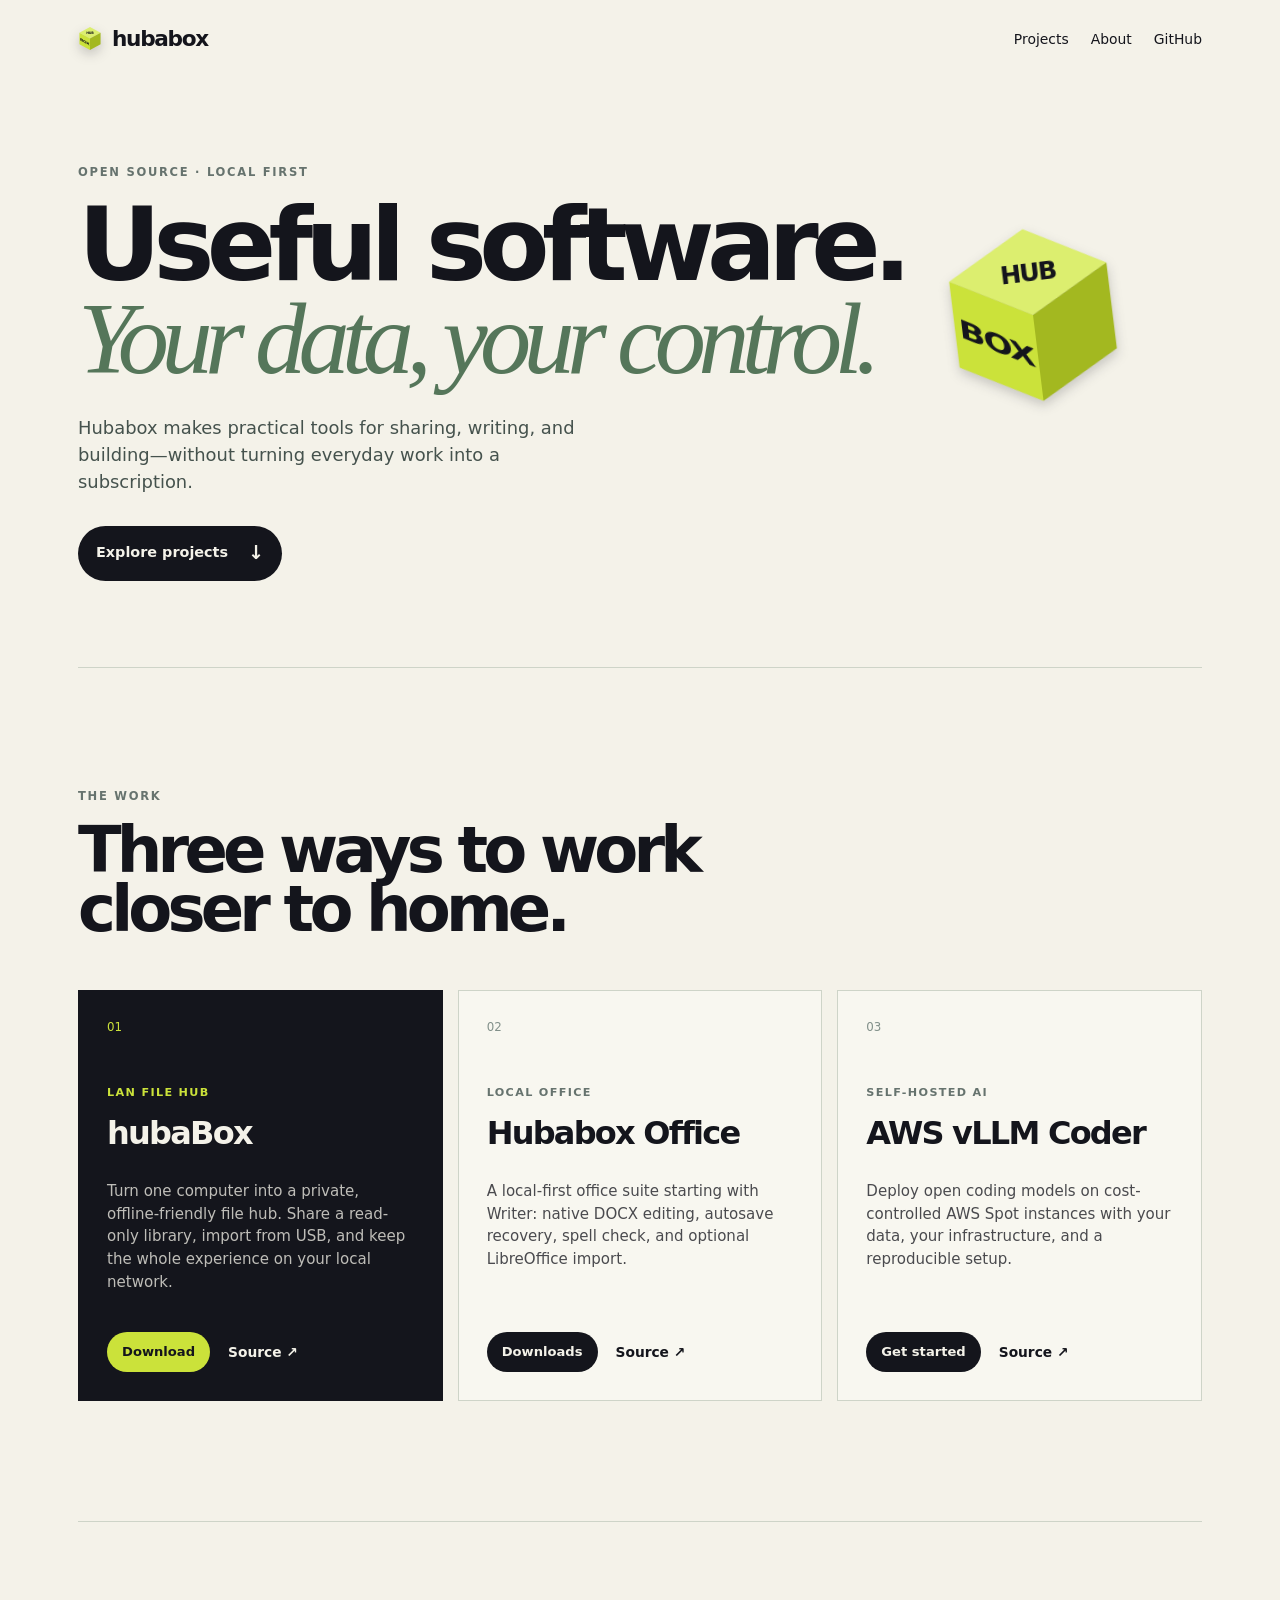
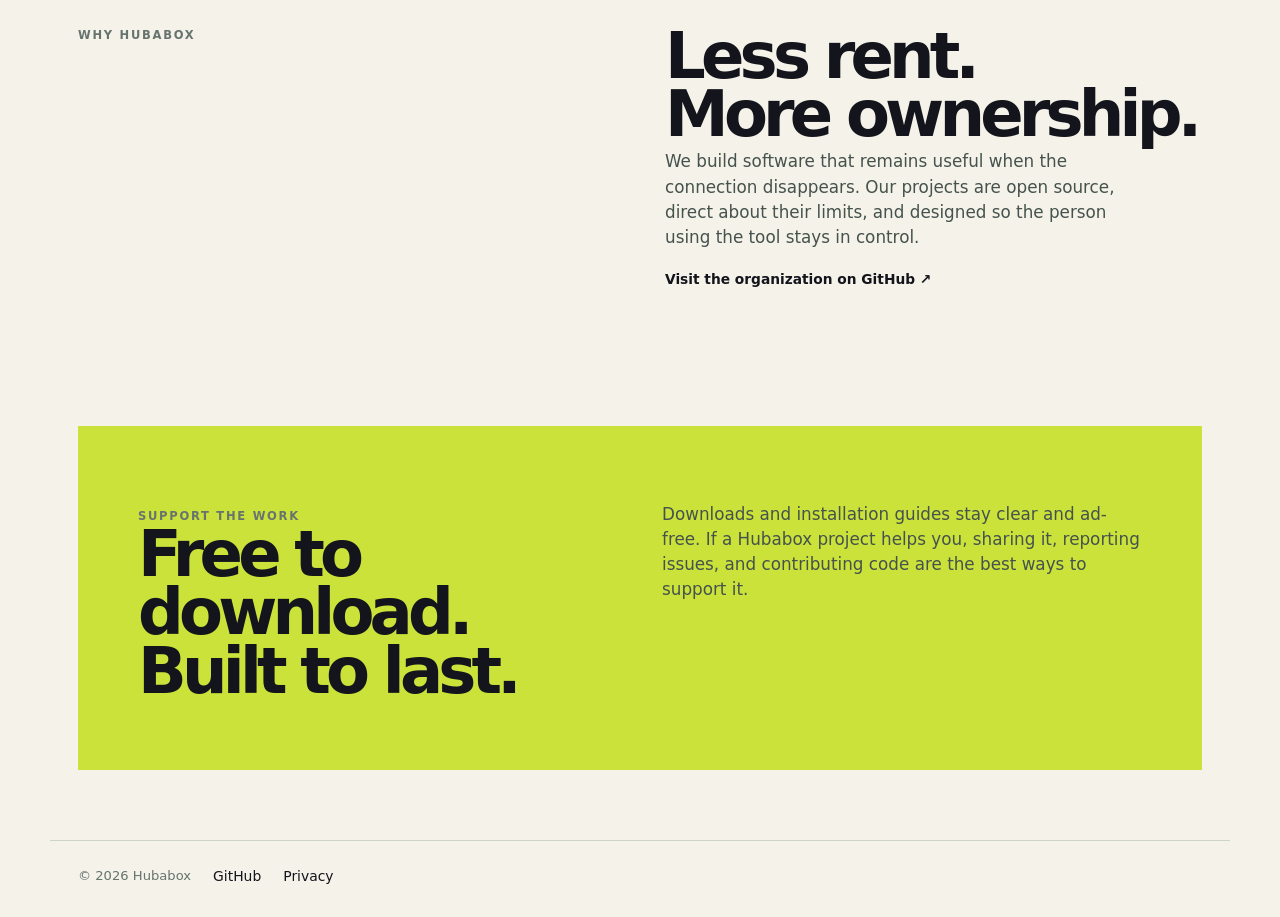
<file: index.html>
<!doctype html>
<html lang="en">
<head>
  <meta charset="utf-8">
  <meta name="viewport" content="width=device-width,initial-scale=1">
  <meta name="description" content="Hubabox builds practical, local-first open-source software.">
  <title>Hubabox — software that stays in your hands</title>
  <link rel="stylesheet" href="/style.css">
  <link rel="stylesheet" href="/cube.css?v=3">
</head>
<body>
  <header class="site-header">
    <a class="brand" href="/" aria-label="Hubabox home"><svg class="cube-mark brand-cube" viewBox="0 0 100 104" aria-hidden="true" focusable="false"><path class="cube-top" d="M50 4 94 28 50 52 6 28Z"/><path class="cube-left" d="M6 28 50 52v48L6 76Z"/><path class="cube-right" d="m50 52 44-24v48l-44 24Z"/><text class="cube-label cube-label-top" x="50" y="33">HUB</text><text class="cube-label cube-label-left" x="28" y="70">BOX</text></svg>huba<b>box</b></a>
    <nav aria-label="Primary"><a href="#projects">Projects</a><a href="#about">About</a><a href="https://github.com/hubabox">GitHub</a></nav>
  </header>
  <main>
    <section class="hero">
      <svg class="cube-mark hero-cube" viewBox="0 0 100 104" aria-hidden="true" focusable="false"><path class="cube-top" d="M50 4 94 28 50 52 6 28Z"/><path class="cube-left" d="M6 28 50 52v48L6 76Z"/><path class="cube-right" d="m50 52 44-24v48l-44 24Z"/><text class="cube-label cube-label-top" x="50" y="33">HUB</text><text class="cube-label cube-label-left" x="28" y="70">BOX</text></svg>
      <p class="eyebrow">OPEN SOURCE · LOCAL FIRST</p>
      <h1>Useful software.<br><em>Your data, your control.</em></h1>
      <p class="hero-copy">Hubabox makes practical tools for sharing, writing, and building—without turning everyday work into a subscription.</p>
      <a class="button" href="#projects">Explore projects <span>↓</span></a>
    </section>

    <section class="projects" id="projects" aria-labelledby="projects-title">
      <div class="section-heading"><p class="eyebrow">THE WORK</p><h2 id="projects-title">Three ways to work closer to home.</h2></div>
      <div class="project-grid">
        <article class="project-card featured">
          <div class="project-mark">01</div>
          <p class="project-type">LAN FILE HUB</p>
          <h3>hubaBox</h3>
          <p>Turn one computer into a private, offline-friendly file hub. Share a read-only library, import from USB, and keep the whole experience on your local network.</p>
          <div class="card-actions"><a class="button small" href="https://github.com/hubabox/hubabox/releases">Download</a><a class="text-link" href="https://github.com/hubabox/hubabox">Source ↗</a></div>
        </article>
        <article class="project-card">
          <div class="project-mark">02</div>
          <p class="project-type">LOCAL OFFICE</p>
          <h3>Hubabox Office</h3>
          <p>A local-first office suite starting with Writer: native DOCX editing, autosave recovery, spell check, and optional LibreOffice import.</p>
          <div class="card-actions"><a class="button small" href="https://github.com/hubabox/hubabox-office/releases">Downloads</a><a class="text-link" href="https://github.com/hubabox/hubabox-office">Source ↗</a></div>
        </article>
        <article class="project-card">
          <div class="project-mark">03</div>
          <p class="project-type">SELF-HOSTED AI</p>
          <h3>AWS vLLM Coder</h3>
          <p>Deploy open coding models on cost-controlled AWS Spot instances with your data, your infrastructure, and a reproducible setup.</p>
          <div class="card-actions"><a class="button small" href="https://github.com/hubabox/aws-vllm-coder">Get started</a><a class="text-link" href="https://github.com/hubabox/aws-vllm-coder">Source ↗</a></div>
        </article>
      </div>
    </section>

    <section class="principles" id="about">
      <p class="eyebrow">WHY HUBABOX</p>
      <div><h2>Less rent.<br>More ownership.</h2><p>We build software that remains useful when the connection disappears. Our projects are open source, direct about their limits, and designed so the person using the tool stays in control.</p><a class="text-link" href="https://github.com/hubabox">Visit the organization on GitHub ↗</a></div>
    </section>

    <section class="support">
      <div><p class="eyebrow">SUPPORT THE WORK</p><h2>Free to download.<br>Built to last.</h2></div>
      <p>Downloads and installation guides stay clear and ad-free. If a Hubabox project helps you, sharing it, reporting issues, and contributing code are the best ways to support it.</p>
    </section>
  </main>
  <footer><span>© <span id="year"></span> Hubabox</span><a href="https://github.com/hubabox">GitHub</a><a href="/privacy.html">Privacy</a></footer>
  <script>document.getElementById('year').textContent = new Date().getFullYear()</script>
</body>
</html>
</file>
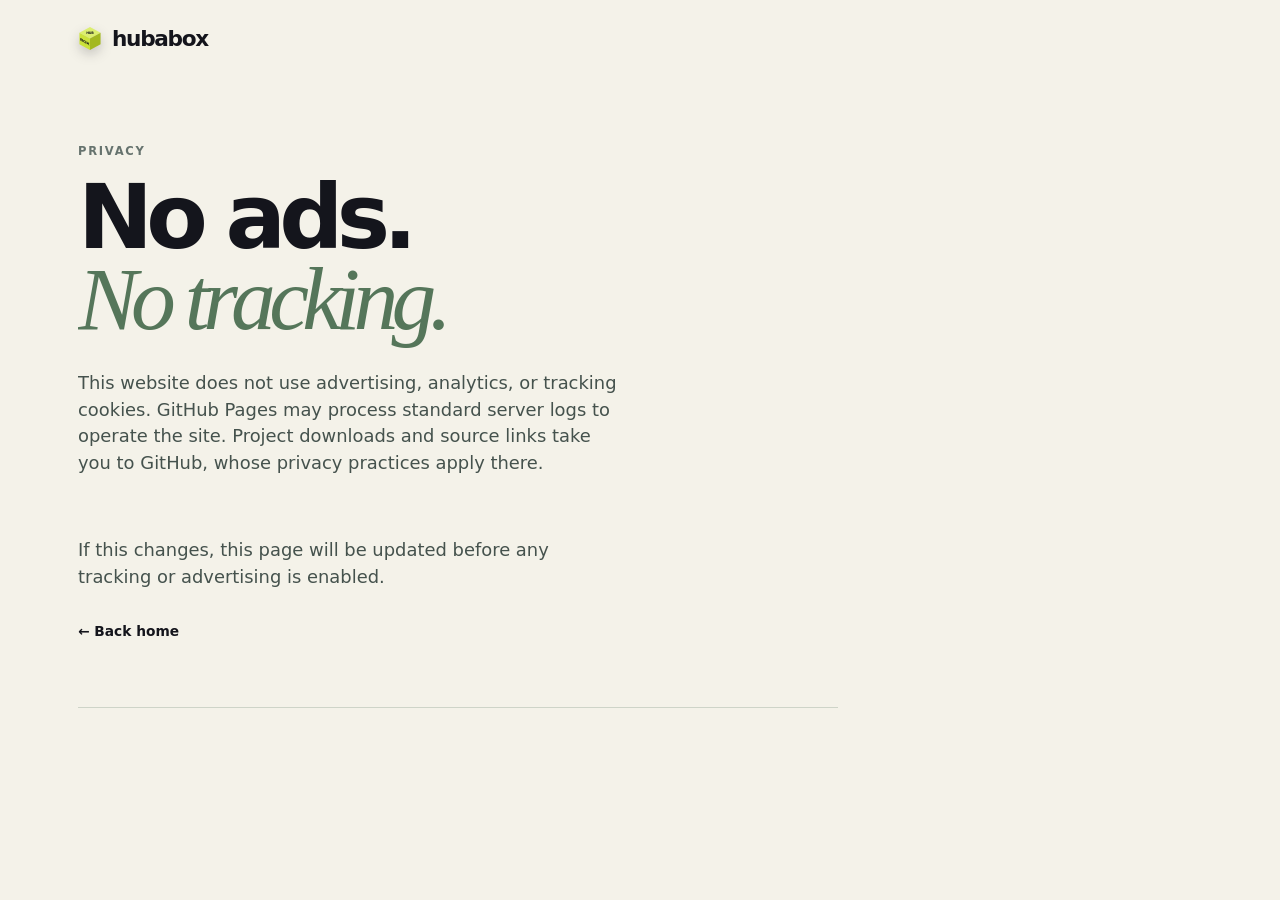
<file: privacy.html>
<!doctype html><html lang="en"><head><meta charset="utf-8"><meta name="viewport" content="width=device-width,initial-scale=1"><title>Privacy — Hubabox</title><link rel="stylesheet" href="/style.css"><link rel="stylesheet" href="/cube.css"></head><body><header class="site-header"><a class="brand" href="/"><svg class="cube-mark brand-cube" viewBox="0 0 100 104" aria-hidden="true" focusable="false"><path class="cube-top" d="M50 4 94 28 50 52 6 28Z"/><path class="cube-left" d="M6 28 50 52v48L6 76Z"/><path class="cube-right" d="m50 52 44-24v48l-44 24Z"/><text class="cube-label cube-label-top" x="50" y="33">HUB</text><text class="cube-label cube-label-left" x="28" y="70">BOX</text></svg>huba<b>box</b></a></header><main><section class="hero" style="min-height:70vh;max-width:760px"><p class="eyebrow">PRIVACY</p><h1 style="font-size:clamp(3rem,7vw,6rem)">No ads.<br><em>No tracking.</em></h1><p class="hero-copy">This website does not use advertising, analytics, or tracking cookies. GitHub Pages may process standard server logs to operate the site. Project downloads and source links take you to GitHub, whose privacy practices apply there.</p><p class="hero-copy">If this changes, this page will be updated before any tracking or advertising is enabled.</p><a class="text-link" href="/">← Back home</a></section></main></body></html>
</file>
<file: style.css>
:root{--ink:#14151c;--paper:#f4f2e9;--lime:#cbe23a;--lime-top:#dcee6f;--lime-side:#a3b820;--muted:#66736e;--line:#ced4c8}*{box-sizing:border-box}html{scroll-behavior:smooth}body{margin:0;background:var(--paper);color:var(--ink);font-family:Inter,ui-sans-serif,system-ui,-apple-system,"Segoe UI",sans-serif;line-height:1.5}.site-header,main,footer{max-width:1180px;margin:auto;padding-left:28px;padding-right:28px}.site-header{height:78px;display:flex;align-items:center;justify-content:space-between}.brand{display:inline-flex;align-items:center;font-size:1.35rem;font-weight:700;letter-spacing:-.06em;text-decoration:none;color:var(--ink)}.brand b{font-weight:800}.cube-mark{display:inline-block;flex:none;filter:drop-shadow(0 5px 6px rgba(20,21,28,.2));transition:transform .45s cubic-bezier(.22,.8,.25,1),filter .45s ease}.cube-top{fill:var(--lime-top)}.cube-left{fill:var(--lime)}.cube-right{fill:var(--lime-side)}.brand-cube{width:24px;height:27px;margin-right:10px}.hero{position:relative;min-height:590px;display:flex;align-items:flex-start;justify-content:center;flex-direction:column;border-bottom:1px solid var(--line);overflow:hidden}.hero-cube{position:absolute;right:7%;top:23%;width:clamp(105px,15vw,180px);height:clamp(118px,17vw,204px);transform:rotate(-7deg)}.hero:hover .hero-cube{transform:translateY(-8px) rotate(5deg)}.eyebrow{font-size:.72rem;font-weight:750;letter-spacing:.15em;color:var(--muted);margin:0 0 16px}.hero h1,.section-heading h2,.principles h2,.support h2{font-size:clamp(3.25rem,8vw,7.6rem);line-height:.91;letter-spacing:-.075em;margin:0;max-width:900px}.hero h1 em{font-family:Georgia,serif;font-weight:400;color:#55765a}.hero-copy{max-width:540px;font-size:1.12rem;color:#45524d;margin:30px 0}.button{display:inline-flex;align-items:center;gap:20px;background:var(--ink);color:var(--paper);padding:13px 18px;border-radius:99px;text-decoration:none;font-size:.9rem;font-weight:700}.button span{font-size:1.2rem}.projects{padding:120px 0}.section-heading h2{font-size:clamp(2.2rem,5vw,4.4rem);max-width:720px}.project-grid{display:grid;grid-template-columns:repeat(3,1fr);gap:15px;margin-top:52px}.project-card{border:1px solid var(--line);padding:28px;min-height:390px;display:flex;flex-direction:column;background:#f8f7f0;transition:transform .2s ease,box-shadow .2s ease}.project-card:hover{transform:translateY(-5px);box-shadow:0 18px 35px rgba(17,33,30,.09)}.project-card.featured{background:var(--ink);color:var(--paper);border-color:var(--ink)}.project-mark{font-size:.74rem;color:#82908a;margin-bottom:48px}.featured .project-mark,.featured .project-type{color:var(--lime)}.project-type{font-size:.7rem;letter-spacing:.12em;font-weight:750;color:var(--muted);margin:0}.project-card h3{font-size:2rem;letter-spacing:-.055em;margin:8px 0}.project-card p:not(.project-type){color:inherit;opacity:.76;font-size:.94rem}.card-actions{display:flex;align-items:center;gap:18px;margin-top:auto;padding-top:24px}.button.small{padding:10px 15px;font-size:.82rem}.featured .button{background:var(--lime);color:var(--ink)}.text-link{font-weight:700;color:inherit;font-size:.86rem;text-decoration:none}.principles{display:grid;grid-template-columns:1fr 1fr;gap:50px;padding:105px 0;border-top:1px solid var(--line)}.principles h2,.support h2{font-size:clamp(2.6rem,5vw,5rem)}.principles p:not(.eyebrow),.support p:not(.eyebrow){font-size:1.05rem;color:#45524d;max-width:480px;margin-top:6px}.support{display:flex;justify-content:space-between;gap:60px;background:var(--lime);padding:70px 60px;margin:30px 0 70px}.support p{margin:12px 0 0}footer{border-top:1px solid var(--line);padding-top:25px;padding-bottom:30px;display:flex;gap:22px;color:var(--muted);font-size:.82rem}@media(hover:hover) and (prefers-reduced-motion:no-preference){.brand:hover .brand-cube{transform:translateY(-2px) rotate(-8deg);filter:drop-shadow(0 8px 8px rgba(20,21,28,.28))}}@media(max-width:760px){.site-header,main,footer{padding-left:20px;padding-right:20px}.site-header{height:65px}nav{gap:14px}.hero{min-height:480px}.hero-cube{right:-18px;top:9%;opacity:.34}.project-grid,.principles{grid-template-columns:1fr}.project-card{min-height:330px}.principles{gap:22px;padding:75px 0}.support{padding:40px 26px;margin-left:-20px;margin-right:-20px;display:block}footer{flex-wrap:wrap}}@media(prefers-reduced-motion:reduce){.cube-mark,.project-card{transition:none}.hero:hover .hero-cube{transform:rotate(-7deg)}}
</file>
<file: cube.css>
.cube-top { fill: #dcee6f !important; }
.cube-left { fill: #cbe23a !important; }
.cube-right { fill: #a3b820 !important; }
.cube-label { fill: #14151c; font-family: system-ui, sans-serif; font-size: 18px; font-weight: 850; letter-spacing: -1px; pointer-events: none; text-anchor: middle; }
.cube-label-top { font-size: 14px; }
.cube-label-left { transform: skewY(29deg) scaleY(.8); transform-origin: 28px 70px; }

nav { display: flex; gap: 22px; }
nav a, footer a { color: var(--ink); font-size: .87rem; text-decoration: none; }
nav a:hover, .text-link:hover { opacity: .58; }
</file>
